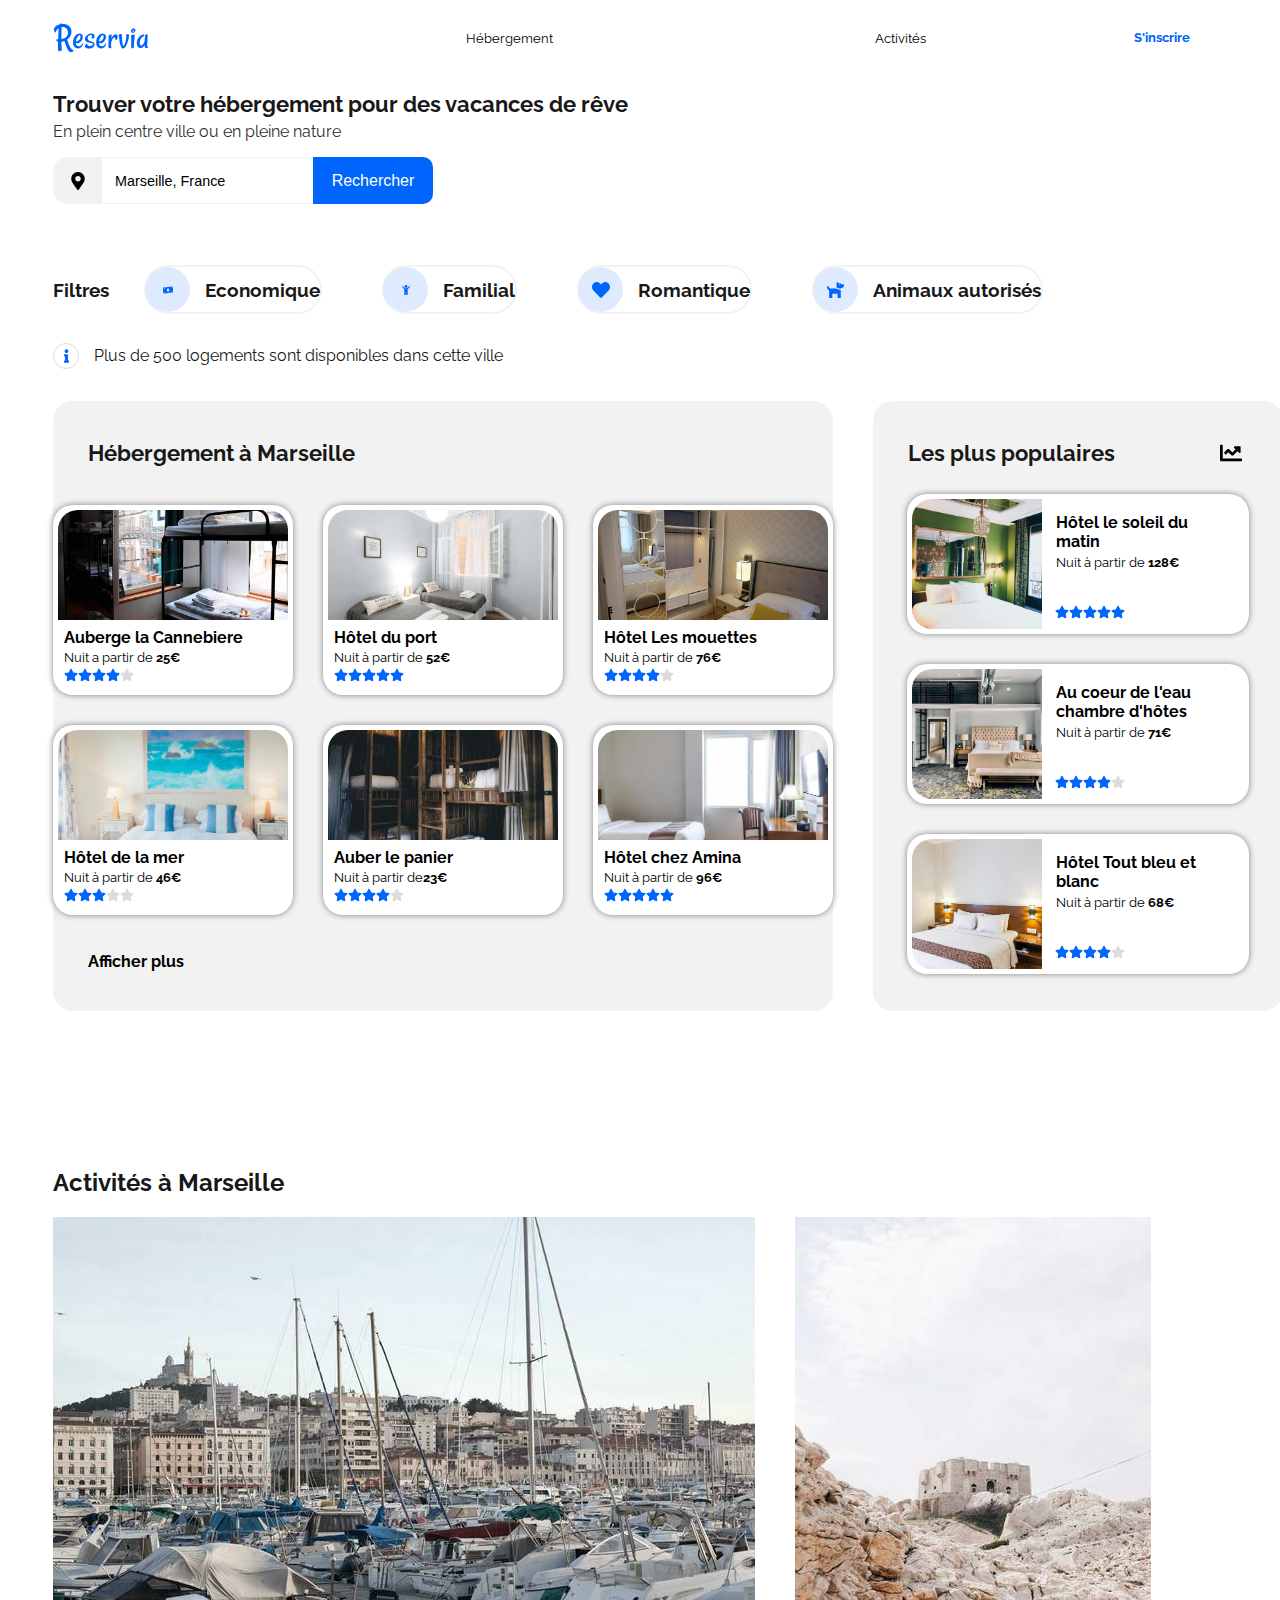
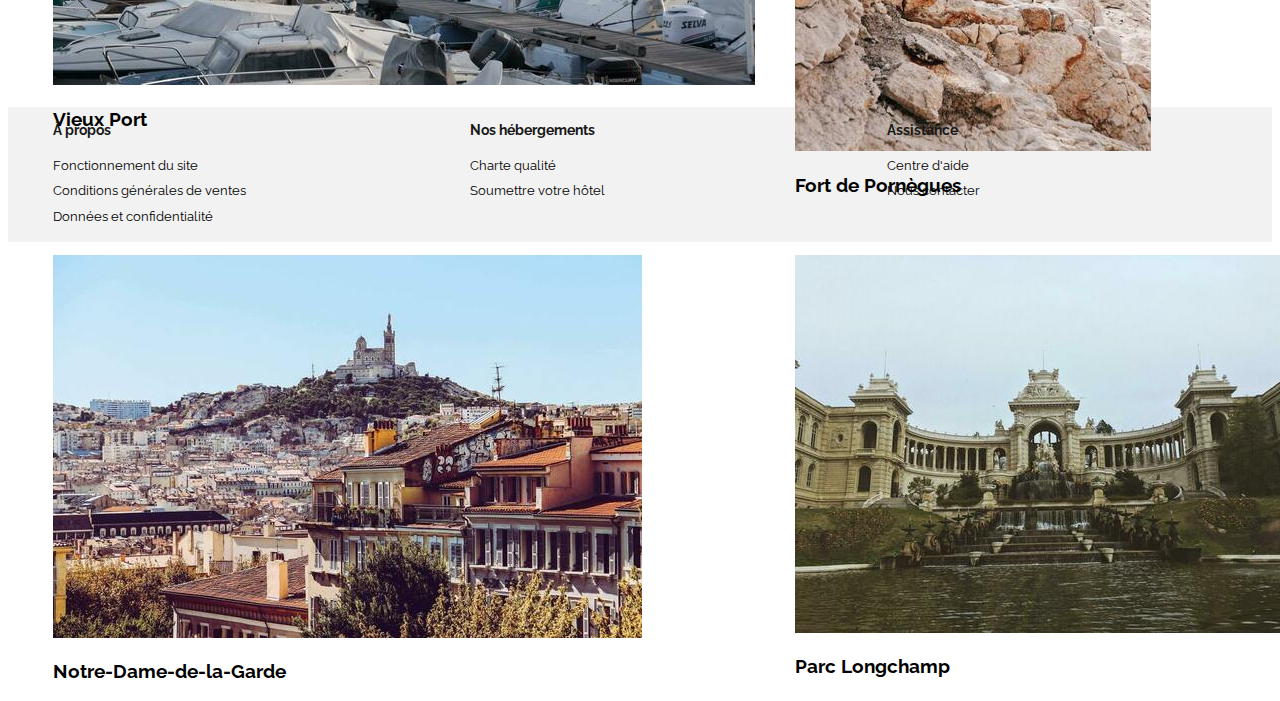
<file: P2_02_lienpageweb.html>
<!DOCTYPE html>
<html lang="fr">
    
    <head>
        <meta charset="utf-8">
        <link rel="stylesheet" href="P2_03_lienpageweb.css" />
        <title>Reservia</title> 
     
       <!--Police--> 
       <link rel="preconnect" href="https://fonts.gstatic.com"> 
       <link href="https://fonts.googleapis.com/css2?family=Raleway:wght@400;500;600;700;800&display=swap" rel="stylesheet">
    </head>
	
	
    <body>
        <!-- section nav_bar/logo-->

    <div id="bloc_page">
        <header>
                <nav>
                    <img id="logo" src="images/logo/Reservia.svg" alt="logo_reservia"/>
                        <div class="bar_navigation" id="bar_hebergement_lien">
                            <div class="underline"></div>
                                <a href="#hébergement">Hébergement</a></div>
                            <div class="bar_navigation" id="bar_activites_lien">
                            <div class="underline"></div>
                                <a href="#activités">Activités</a></div>
                            <div class="bar_navigation" id="bar_inscription_lien">
                                <a href="#">S'inscrire</a></div>
                </nav>
            
        </header>
        <!-- section_recherche-->

            <main>
                <div id="titre">
                    <h1>Trouver votre hébergement pour des vacances de rêve</h1>
                    <p>En plein centre ville ou en pleine nature</p>
                
                </div>
                <div id="recherche">
                    <div id="fond_picto">
                        <img id="picto_gps" src="images/logo/map-marker-alt-solid.svg" alt="picto_localisation">
                    </div>
                        <input type="text" value="  Marseille, France" class="research-bar">
                        <button class="button-research" id="button-research">Rechercher</button>
                        <button class="button-research-img"><img src="images/logo/search-solid.svg"  alt="logo-search"/></button>
                    
                </div>
            
        

        <!-- section_filtres-->

        <div id="filtres">
                
            <h2 id="filtres_titre">Filtres</h2>
            <ul>
                    <li class="filtres_border"><span class="filtres_img"><img src="images/logo/money-bill-wave-solid.svg" alt="picto_money"></span>Economique</li>
                

                    <li class="filtres_border"><span class="filtres_img"><img  src="images/logo/child-solid.svg" alt="picto_child"></span>Familial</li>
                
                    <li class="filtres_border"><span class="filtres_img"><img src="images/logo/heart-solid.svg" alt="picto_heart"></span>Romantique</li>


                    <li class="filtres_border"><span class="filtres_img"><img src="images/logo/dog-solid.svg" alt="picto_dog"></span>Animaux autorisés</li>

            </ul>
        </div>
            <div id="information">
                <div id="picto_info">
                    <img  src="images/logo/info-solid.svg" alt="picto_info">
                </div>
                <p>Plus de 500 logements sont disponibles dans cette ville</p>
            </div>
        </main>
            

        <!--section_hebergement-->
    <section id="section_1">
            <h2></h2>
                <article id="marseille">
                    <h2 id="hebergement">Hébergement à Marseille</h2>
                    <div id="article_marseille">
                        <a href="#">
                            <div class="hebergement_marseille">
                        
                                <div class="img_marseille">
                                    <img src="images/hebergements/4_small/marcus-loke-WQJvWU_HZFo-unsplash.jpg" alt="Auberge_la_Cannebiere" class="img_section" />
                                </div>
                         

                                <div class="description_img">
                             
                                    <h3>Auberge la Cannebiere</h3>
                                    <p>Nuit a partir de <span class="price_bold">25€</span> </p>
                                    <div class="star">

                                        <img src="images/logo/star-solid.svg" alt="avis">
                                        <img src="images/logo/star-solid.svg" alt="avis">
                                        <img src="images/logo/star-solid.svg" alt="avis">
                                        <img src="images/logo/star-solid.svg" alt="avis">
                                        <img src="images/logo/star-solid-grey.svg" alt="avis">
                                
                                    </div>
                           
                                </div>
                        
                            </div>
                        </a>

                        <a href="#">
                            <div class="hebergement_marseille">
                                <div class="img_marseille">
                                    <img src="images/hebergements/4_small/fred-kleber-gTbaxaVLvsg-unsplash.jpg" alt="hôtel_du_port/" class= "img_section"/>
                                </div>

                                <div class="description_img">
                                <h3>Hôtel du port</h3>
                                <p>Nuit à partir de <span class="price_bold">52€</span></p>
                                    <div class="star">
                                        <img src="images/logo/star-solid.svg" alt="avis">
                                        <img src="images/logo/star-solid.svg" alt="avis">
                                        <img src="images/logo/star-solid.svg" alt="avis">
                                        <img src="images/logo/star-solid.svg" alt="avis">
                                        <img src="images/logo/star-solid.svg" alt="avis">
                                    </div>
                                </div>
                            </div>
                        </a>

                        <a href="#">
                            <div class="hebergement_marseille">
                                <div class="img_marseille">
                                    <img src="images/hebergements/4_small/reisetopia-B8WIgxA_PFU-unsplash.jpg" alt="hôtel_les_mouettes/" class= "img_section"/>
                                </div>

                                <div class="description_img">
                                    <h3>Hôtel Les mouettes</h3>
                                    <p>Nuit à partir de <span class="price_bold">76€</span> </p>
                                    <div class="star">
                                        <img src="images/logo/star-solid.svg" alt="avis">
                                        <img src="images/logo/star-solid.svg" alt="avis">
                                        <img src="images/logo/star-solid.svg" alt="avis">
                                        <img src="images/logo/star-solid.svg" alt="avis">
                                        <img src="images/logo/star-solid-grey.svg" alt="avis">
                                    </div>
                                </div>
                            </div>
                        </a>

                <a href="#">
                    <div class="hebergement_marseille">
                        <div class="img_marseille">
                            <img src="images/hebergements/4_small/annie-spratt-Eg1qcIitAuA-unsplash.jpg" alt="hôtel_de_la_mer/" class= "img_section"/>
                        </div>

                        <div class="description_img">
                            <h3>Hôtel de la mer</h3>
                            <p>Nuit à partir de <span class="price_bold">46€</span></p>
                            <div class="star">
                                <img src="images/logo/star-solid.svg" alt="avis">
                                <img src="images/logo/star-solid.svg" alt="avis">
                                <img src="images/logo/star-solid.svg" alt="avis">
                                <img src="images/logo/star-solid-grey.svg" alt="avis">
                                <img src="images/logo/star-solid-grey.svg" alt="avis">
                                
                            </div>
                        </div>
                    </div>
                </a>    

                <a href="#">
                    <div class="hebergement_marseille">
                        <div class="img_marseille">
                            <img src="images/hebergements/4_small/nicate-lee-kT-ZyaiwBe0-unsplash.jpg" alt="auberge_le_panier/" class= "img_section"/>
                        </div>

                        <div class="description_img">
                            <h3>Auber le panier</h3>
                            <p>Nuit à partir de<span class="price_bold">23€</span></p>
                            <div class="star">
                                <img src="images/logo/star-solid.svg" alt="avis">
                                <img src="images/logo/star-solid.svg" alt="avis">
                                <img src="images/logo/star-solid.svg" alt="avis">
                                <img src="images/logo/star-solid.svg" alt="avis">
                                <img src="images/logo/star-solid-grey.svg" alt="avis">
                                
                                
                            </div>
                        </div>
                    </div>
                </a>  

                <a href="#">
                    <div class="hebergement_marseille">
                        <div class="img_marseille">
                            <img src="images/hebergements/4_small/febrian-zakaria-M6S1WvfW68A-unsplash.jpg" alt="hôtel_chez_amina/" class= "img_section"/>
                        </div>

                            <div class="description_img">
                                <h3>Hôtel chez Amina</h3>
                                <p>Nuit à partir de <span class="price_bold">96€</span></p>
                                <div class="star">
                                    <img src="images/logo/star-solid.svg" alt="avis">
                                    <img src="images/logo/star-solid.svg" alt="avis">
                                    <img src="images/logo/star-solid.svg" alt="avis">
                                    <img src="images/logo/star-solid.svg" alt="avis">
                                    <img src="images/logo/star-solid.svg" alt="avis">
                                
                                </div>
                            </div>
                    </div>
                </a> 
            </div>
                <p id="afficher_plus"><a href="#">Afficher plus</a></p>
        </article>
                


        <!--section_plus_populaire-->

        <aside>
            <div id="titre_populaire">
                <h2>Les plus populaires</h2> 
                <img id="picto_chart" src="images/logo/chart-line-solid.svg" alt="picto_chart"/>
            </div>
            <div id="flex_populaire">
                <a href="#">
                    <div class="plus_populaire">
                        <div class="img_populaire">
                            <img src="images/hebergements/4_small/emile-guillemot-Bj_rcSC5XfE-unsplash.jpg" alt="hôtel_le_soleil_du_matin" class= "img_aside"/>
                        </div>
                            <div class="avis_back">
                                <div class="description_img_populaire">
                                    <h3>Hôtel le soleil du matin</h3>
                                    <p>Nuit à partir de <span class="price_bold">128€</span></p>
                                </div>
                                <div class="star">
                                    <img src="images/logo/star-solid.svg" alt="avis">
                                    <img src="images/logo/star-solid.svg" alt="avis">
                                    <img src="images/logo/star-solid.svg" alt="avis">
                                    <img src="images/logo/star-solid.svg" alt="avis">
                                    <img src="images/logo/star-solid.svg" alt="avis"> 
                                </div>
                            </div>    
                    </div>
                </a> 
                <a href="#">
                    <div class="plus_populaire">
                        <div class="img_populaire">
                            <img src="images/hebergements/4_small/aw-creative-VGs8z60yT2c-unsplash.jpg" alt="au_coeur_de_l'eau_chambre_d'hôtes" class= "img_aside"/>
                        </div>
                        <div class="avis_back">
                            <div class="description_img_populaire">
                                <h3>Au coeur de l'eau chambre d'hôtes</h3>
                                <p>Nuit à partir de <span class="price_bold">71€</span></p>
                            </div>
                            <div class="star">
                                <img src="images/logo/star-solid.svg" alt="avis">
                                <img src="images/logo/star-solid.svg" alt="avis">
                                <img src="images/logo/star-solid.svg" alt="avis">
                                <img src="images/logo/star-solid.svg" alt="avis">
                                <img src="images/logo/star-solid-grey.svg" alt="avis">
                                   
                            </div>
                        </div>
                    </div>
                </a> 
                <a href="#">
                    <div class="plus_populaire">
                        <div class="img_populaire">
                            <img src="images/hebergements/4_small/febrian-zakaria-sjvU0THccQA-unsplash.jpg" alt="hôtel_tout_bleu_et_blanc" class= "img_aside"/>
                        </div>
                        <div class="avis_back">
                            <div class="description_img_populaire">
                                <h3>Hôtel Tout bleu et blanc</h3>
                                <p>Nuit à partir de <span class="price_bold">68€</span></p>
                            </div>
                            <div class="star">
                                <img src="images/logo/star-solid.svg" alt="avis">
                                <img src="images/logo/star-solid.svg" alt="avis">
                                <img src="images/logo/star-solid.svg" alt="avis">
                                <img src="images/logo/star-solid.svg" alt="avis">
                                <img src="images/logo/star-solid-grey.svg" alt="avis">
                                 
                            </div>
                        </div>
                    </div>
                </a>
            </div>

        </aside>
    </section>


        <!-- Section_activités-->
            <h2 id="activites_titre">Activités à Marseille</h2>
    <section class="section_2">
        <div class="englobe_activite" id="activitee-1">
            <a href="#">
                <div class="activites_img">
                    <img src="images/activites/4_small/reno-laithienne-QUgJhdY5Fyk-unsplash.jpg" alt="vieux_port" class= "img_section2"/>
                    <h3>Vieux Port</h3>
                </div>
            </a>
        </div>

        <div class="englobe_activite" id="activitee-2">
            <a href="#">
                <div class="activites_img" >
                    <img src="images/activites/4_small/paul-hermann-QFTrLdQIRhI-unsplash.jpg" alt="fort_de_pornègues" class= "img_section2"/>
                    <h3>Fort de Pornègues</h3>
                 </div>
            </a>
        </div>

        <div class="englobe_activite" id="activitee-3">
            <a href="#">
                <div class="activites_img">
                    <img src="images/activites/4_small/kevin-hikari-rV_Qd1l-VXg-unsplash.jpg" alt="iles_du_frioul " class= "img_section2"/>
                    <h3>Iles du Frioul</h3>
                </div>
            </a>
        </div>



        <div class="englobe_activite" id="activitee-4">
            <a href="#">
                <div class="activites_img" >
                    <img src="images/activites/4_small/kilyan-sockalingum-NR8-cBCN3aI-unsplash.jpg" alt="parc_national_des_calanques" class= "img_section2"/>
                    <h3>Parc National des Calanques</h3>
                </div>
            </a>
        </div>



        <div class="englobe_activite" id="activitee-5">
            <a href="#">
                <div class="activites_img">
                    <img src="images/activites/4_small/florian-wehde-xW9e8gdotxI-unsplash.jpg" alt="Notre_dame_de_la_garde" class= "img_section2"/>
                            
                    <h3>Notre-Dame-de-la-Garde</h3>
                </div>
            </a>
        </div>



        <div class="englobe_activite" id="activitee-6">
            <a href="#">
                <div class="activites_img">
                    <img src="images/activites/4_small/lena-paulin-wH2-EJoDcV0-unsplash.jpg" alt="parc_longchamp " class= "img_section2"/>
                    <h3>Parc Longchamp</h3>
                </div>
            </a>
        </div>
    </section>
    </div> 
    

        <!-- section_footer-->

            <footer>

                <div class="bas-de-page">
                    <p>Â propos</p>
                    <ul>
                        <li><a href="#">Fonctionnement du site</a></li>
                        <li><a href="#">Conditions générales de ventes</a></li>
                        <li><a href="#">Données et confidentialité</a></li>
                    </ul>
                </div>
                <div class="bas-de-page">
                    <p>Nos hébergements</p>
                    <ul>
                        <li><a href="#">Charte qualité</a></li>
                        <li><a href="#">Soumettre votre hôtel</a></li>
                    </ul>
                </div>
                <div class="bas-de-page">
                    <p>Assistance</p>
                    <ul>
                        <li><a href="#">Centre d'aide</a></li>
                        <li><a href="#">Nous contacter</a></li>
                    </ul>
                </div>

            </footer>
           
		
		
		
         
	</body>
</html>
</file>
<file: P2_03_lienpageweb.css>
/*Element principaux*/

body{
    font-family:'Raleway',arial,sans-serif;
	color:#181818;
    
}

#bloc_page{
    width:auto;
    margin-right:45px;
    margin-left:45px;
}

a{
    text-decoration: none;
    color:black;
}
/*Haut de page*/

header{
    margin-top:-5px;
    
}
#logo{grid-area:logo;}
#bar_hébergement_lien{grid-area:nav_hebergement;}
#bar_activités_lien{grid-area:nav_activités;} 
#bar_inscription_lien{grid-area:nav_inscription;}

nav{
    display: grid;
    justify-content: center;
    align-items: center;
    grid-template-columns: 1fr 5fr 1fr 1fr 1fr;
    grid-template-rows: 1fr;
    grid-template-areas: "logo . nav_hebergement nav_activités nav_inscription ";
}

nav .bar_navigation{
    display: flex;
    justify-content: center;
    align-items: center;
    flex-direction: column;
    font-size:0.8em;
}


nav .underline{
    width: 100%;
    height: 3px;
    background: white;
    
}
nav #bar_hébergement_lien:hover > .underline {
    background: #0065fc;
  }
  
nav #bar_activités_lien:hover > .underline {
    background: #0065fc
  }
nav a:hover{
    color:#0065fc;
}
nav a{
    padding:25px;
}
#bar_inscription_lien a{
    color:#0065fc;
    font-weight:bold;
}

/*Menu*/

#titre h1{
    margin-top:20px;
    font-size:1.4em;   
}
#titre p{
    font-size: 1em;
    margin-top:-10px ;
    color:#303030;
}

#recherche{
    display: inline-flex;
    flex-direction: row;
    
    
}

#fond_picto{
   
  display: flex;
  justify-content: center;
  align-items: center;
  width:50px;
  height:47px;
  background-color: #F2F2F2;
  border-radius: 15px 0 0 15px;
}
#fond_picto img{
    width:18px;
    height:18px;
}

.research-bar{
    margin-left:-1px;
    height:43px;
    width: 205px;
    border: none;
    border-top: solid 1px #F2F2F2;
    border-bottom: solid 1px #F2F2F2;
    font-weight:500;
    font-size:0.9em;
    padding-left:5px;
    
}
.button-research-img{
    display: none;

}
.button-research{
    border: none;
    border-radius: 0 10px 10px 0;
    background-color: #0065fc;
    color: white;
    font-weight: 500;
    height:47px;
    width:120px;
    margin-left:-1px;
    font-size:1em;
    cursor: pointer;
    
}
.button-research:hover{
    background-color: #1E90FF;
}
#fond_picto:hover{
    background-color:#A9A9A9;
    cursor:pointer;
}

/* Fitres*/

#filtres{
    margin-top:25px;
    display:flex;
    align-items: center;
    gap:30px;

}

#filtres ul{
    list-style-type: none;
    display:flex;
    align-items: center;
    width:100%;
    padding-left:0;
    margin-left:-15px;
    gap:20px;
   
    
}
#filtres li{
    font-size: 1.2em;
    font-weight:700;
    display:flex;
    align-items: center;
    margin:20px;
    gap:15px;
    
    
}
#filtres #filtres_titre{
    font-size:1.2em;
}
.filtres_border{
    display:inline-flex;
    width:auto;
    border:2px solid #F2F2F2;
    border-radius:30px;
    height:45px;
    
}
.filtres_img{
    display: flex;
    justify-content: center;
    align-items: center;
    margin-left:-1px;
    border-radius:30px;
    background-color:#DEEBFF;
    width:45px;
    height:45px;
}
.filtres_border:hover{
    cursor:pointer;
    background-color:#DEEBFF;
    transition-duration: 25ms;
}
.filtres_border:hover .filtres_img{
    background-color:white;
    transition-duration: 25ms;
}

#information{
    display:flex;
    align-items: center;
    margin-top:-20px;
    margin-bottom: 20px;
    
}

#picto_info{
    border: 1px solid #DCDCDC;
    display:flex;
    justify-content: center;
    width:24px;
    height:24px;
    border-radius:30px;
    
}
#picto_info img{
    width:5px;
    heught:5px;
}

#information p{
    margin-left:15px;
    font-size:1em;
}
    
/*section_1_hebergement*/

.price_bold{
    font-weight:bold;
    
}

#section_1 h2{
    font-size:1.4em;
    margin-left:35px;
    padding-top:20px;
}
#afficher_plus{
    font-size:1em;
    font-weight: 700;
    margin-left:35px;
    margin-bottom:40px;
}

#marseille{grid-area:marseille}
aside{grid-area:populaires}

#section_1{
    width:auto;
    margin-bottom:60px;
    display:grid;
    justify-content: space-between;
    grid-template-rows: 1fr;
    grid-template-columns:3fr  1fr;
    gap:40px;
    grid-template-areas:"marseille  populaires";

}
#section_1 a{
    text-decoration: none;
    color:black;
}

#section_1 article{
    display:flex;
    flex-direction: column;
    background-color:#F2F2F2;
    border-radius: 20px ;
    height:610px;
}
#article_marseille{
    display:grid;
    grid-template-columns: 1fr 1fr 1fr;
    grid-template-rows: 1fr 1fr;
    justify-content:center;
    align-items:center;
    width:60%;
    height:410px;
    margin:auto;
    gap:30px 30px;
    
}

.hebergement_marseille{
    display:flex;
    flex-direction:column;
    align-content: space-between;
    width:230px;
    background-color:white;
    border-radius:20px;
    height:180px;
    padding:5px;
    box-shadow: 0px 0px 6px 0px grey;
}


.img_marseille{
   height:110px;
}
.img_section{
    width: 100%;
    height: 110px;
    background-size: 100% 100%;
    border-radius: 20px 20px 0 0;
    object-fit:cover;
}

.description_img img{
    width:14px;
    height:14px;
    margin:0;
}

.description_img{
    padding-top:5px;
    margin-left:3px;
}

.description_img h3, .description_img p {
    font-size:1em;
    margin:3px;
}
.description_img p{
    font-size:0.8em;
}
.star{
    display:flex;
    margin-left:3px;
}

#section_1 #article_marseille a:hover ,aside a:hover{
    cursor: pointer;
    transform: scale(1.03);
    transition: ease 0.4s;
}

/* section aside*/

#picto_chart{
    width:22px;
    height:22px;
    padding-top:20px;
}

#titre_populaire{
    display:flex;
    justify-content:space-between;
    align-items: center;
    width:90%;
    padding:0;
    margin:0;

}

#section_1 aside{
    background-color:#F2F2F2;
    border-radius: 20px ;
    height:610px;
    display:flex;
    flex-direction: column;
    width:410px;
    
    
}

#flex_populaire{
    display:grid;
    grid-template-columns: 1fr;
    grid-template-rows: 1fr 1fr 1fr;
    height:490px;
    margin:10px;
    gap:20px ;
      
}
 .img_aside{
    width:130px;
    height: 100%;
    background-size: 100% 100%;
    border-radius:20px 0 0 20px; 
    object-fit:cover;
 }

 .plus_populaire{
    display:flex;
    background-color: white;
    border-radius:20px;
    height:130px;
    width:85%;
    padding:5px;
    margin:auto;
    box-shadow: 0px 0px 6px 0px grey;
 }



 .avis_back img{
    width:14px;
    height:14px;
    margin:0;

 }
 .description_img_populaire h3,.description_img_populaire p{
    font-size:1em;
    margin:4px;
 }
 .description_img_populaire p{
     font-size: 0.8em;
 }
.avis_back{
    display:flex;
    flex-direction: column;
    justify-content: space-between;
    margin:10px;
    
}

/* Section Activitées*/

#activités_titre{
    font-size: 1.3em;
    padding-left:10px;
}

.section_2 a{
    text-decoration: none;
    color:black;
}

.section_2  .englobe_activité:hover{
    cursor: pointer;
    transform: scale(1.03);
    transition: ease 0.4s;
}

#activitée-1{grid-area: activitée_1;}
#activitée-2{grid-area: activitée_2;}
#activitée-3{grid-area: activitée_3;}
#activitée-4{grid-area: activitée_4;}
#activitée-5{grid-area: activitée_5;}
#activitée-6{grid-area: activitée_6;}


.section_2{
    height: 430px;
    margin-bottom: 60px;
    display: grid;
    grid-template-columns: repeat(4, 1fr);
    grid-template-rows: 3fr 0.3fr 0.3fr 0.3fr 0.3fr 3fr;
    grid-gap: 40px;
    grid-template-areas:
        "activitée_1 activitée_2 activitée_4 activitée_5"
        "activitée_1 activitée_2 activitée_4 activitée_5"
        "activitée_1 activitée_2 activitée_4 activitée_5"
        "activitée_1 activitée_3 activitée_4 activitée_6"
        "activitée_1 activitée_3 activitée_4 activitée_6"
        "activitée_1 activitée_3 activitée_4 activitée_6";
}


 .section_2 .englobe_activité{
    position:relative;
    width: 100%;
    height: 100%;
    border-radius: 20px;
    box-shadow: 0px 0px 6px 0px grey;

}

.section_2 .englobe_activité h3{
    position:absolute;
    width: 95%;
    background-color: white;
    border-radius: 0 0 20px 20px;
    padding: 15px 0 15px 5%;
    margin: 0;
    bottom: 0;
    font-size: 0.9em
}

.englobe_activité img{
    object-fit: cover;
    border-radius: 20px;
    width: 100%;
    height: 100%;
    margin: 0;
}
.activités_img{
    height:100%;
    margin:0;
}

/*Footer*/

footer{
    background-color: #F2F2F2;
    display:flex;
}
footer ul{
    list-style-type:none;
    padding-left:45px;
    font-size:0.8em
}
footer p {
    font-size:0.9em;
    font-weight:bold;
    padding-left:45px;
}
footer a{
    text-decoration: none;
    color:black;
    line-height:2em;
}
footer a:hover{
    cursor: pointer;
    text-decoration-line: underline;
}
.bas-de-page{
    width:33%
}


/* Media Queries*/

@media screen and (max-width:1440px){
    #bloc_pages{
        max-width:1440px;
    }

}

@media screen and (max-width:1250px){
    #bloc_page{
        width:auto;
        margin-left:30px;
        margin-right:30px;
    }
    
    #filtres ul{
        flex-wrap: wrap;
        
    }

    #section_1{
        width:100%;
        display:grid;
        grid-template-columns: 1fr;
        grid-template-rows: 1fr 2fr;
        flex-direction: column-reverse;
        grid-template-areas:"populaires" 
                            "marseille";   
        gap:30px;
    }
    #section_1 article{
        width:100%;
    }

    #titre_populaire{
        width:97%;
    }
    #section_1 aside{
        display:flex;
        justify-content: space-around;
        margin:auto;
        height: 260px;
        width:auto;
    }
    
   #section_1 #flex_populaire{
        width:95%;
        margin:auto;
        padding-right:10px;
        display:grid;
        align-items: center;
        grid-template-columns: 1fr 1fr 1fr;
        grid-template-rows:1fr;
        height:200px;
        gap:35px;
        
    }
    .img_populaire{
        width:40%;
        height:100%;
    }
    
    
    .img_section,.img_aside{
        width:100%;
        height:100%;
    }

    .plus_populaire{
        margin-top:-10px;
        width:100%;
    }
    #section article{
        display:grid;
        grid-template-columns:1fr 1fr 1fr;
        grid-template-rows:1fr 1fr;
        
    }
    #article_marseille{
        width:96%;
        gap:25px 25px;
        
    }
    .hebergement_marseille{
        width:auto;
    }
    #afficher_plus{
        padding-top:3px;
    }
   
    .section_2{
        height:100%;
        display:grid;
        grid-template-columns: 1fr 1fr 1fr;
        grid-template-rows: 1fr 1fr;
        grid-template-areas:"activitée_1 activitée_2  activitée_3"
                            "activitée_4 activitée_5 activitée_6";
    }
    
    .section_2 .englobe_activité{
        height:350px;
    }
    
}

@media screen and (max-width:1000px){
    #filtres ul{
        margin-left:1px;
    }

    #bloc_pages{
        width:auto;
        margin-left:10px;
        margin-right:10px;
    }
    #filtres li{
        font-size:1em;
        margin:10px;
    }
    #filtres{
        margin-top:25px;
        display:flex;
        align-items: flex-start;
        flex-direction: column;
        gap:0px;
    }

    .img_populaire{
        width:50%;    
    }
    
    
   .img_aside{
        width:97%;  
    }

    .plus_populaire{
        height:100px;
    }

    .description_img_populaire h3,.description_img_populaire p{
    font-size:0.8em;
    margin:0px;
    }
    .description_img_populaire p{
    font-size: 0.8em;
    }
    .avis_back{
    margin:0; 
    }
}


@media screen and (max-width:700px){
    #bloc_pages{
        margin-left:5px;
        margin-right:5px;
    }

    #section_1{
        width:100%;
        height:auto;
        display:grid;
        grid-template-columns: 1fr;
        grid-template-rows: 1fr 1.2fr;
    }    

    #titre_populaire{
        width:94%;
    }

    #section_1 #flex_populaire{
        display:grid;
        grid-template-columns: 1fr;
        grid-template-rows: 1fr 1fr 1fr;
        height:500px;
        
    }

    #section_1 aside{
        height:620px;
    }

    .img_populaire{
        width:40%;    
    }
    
   .img_aside{
        width:100%;  
    }

    .plus_populaire{
        height:130px;
        width:94%;
        margin-left:14px;
        
    }

    .description_img_populaire h3,.description_img_populaire p{
        font-size:1em;
        margin:4px
    }

    
    .avis_back{
        margin:5px;
    }

    #section_1 article{
        height:800px;
        
    }

    #article_marseille{
        height:100%;
        display:grid;
        grid-template-columns:1fr 1fr;
        grid-template-rows:1fr 1fr 1fr ;
        
    }

    .section_2{
        display:grid;
        grid-template-columns: 1fr 1fr ;
        grid-template-rows: 1fr 1fr 1fr;
        grid-template-areas:"activitée_1 activitée_2" 
                            "activitée_3 activitée_4"
                            "activitée_5 activitée_6";                   
    }

}


@media screen and (max-width:600px){
    main{
        margin-left:15px;
    }
    #filtres ul{
        margin-left:1px;
    }
    #bloc_page{
        margin:0;
    }
    #section_1{
        width:100%;
        height:auto;
        display:grid;
        grid-template-columns: 1fr;
        grid-template-rows: 0.8fr 2fr;
    } 
    #section_1 article{
        height:1500px;
        background-color: white;
        
    }
    #section_1 aside{
        border-radius:0px;
    }

    #article_marseille{
        height:100%;
        display:grid;
        grid-template-columns:1fr;
        grid-template-rows:1fr 1fr 1fr 1fr 1fr 1fr;
        
    }

    .section_2{
        display:grid;
        grid-template-columns: 1fr ;
        grid-template-rows: 1fr 1fr 1fr 1fr 1fr 1fr ;
        grid-template-areas:"activitée_1" 
                            "activitée_2" 
                            "activitée_3" 
                            "activitée_4"
                            "activitée_5"
                            "activitée_6";                   
    }

     .section_2 .englobe_activité{
        width:96%;
        margin:auto;
        background-color:white;
        border-radius:20px;
        height:180px;
        box-shadow: 0px 0px 6px 0px grey;
    }
    .englobe_activité h3{

        border-radius:0;
        padding:0;
        font-size: 0.9em
    }
    .englobe_activité img{
        width: 100%;
        height: 85%;
        background-size: 100% 100%;
        border-radius: 20px 20px 0 0;
        object-fit:cover;
    }
    .activités_img{
        height:100%;
    }

    footer{
        display: flex;
        flex-direction: column;
    }
    .bas-de-page{
        width:100%;
        margin-left:-20px;
    }



}

@media screen and (max-width:480px){
    nav{
        display: grid;
        justify-content: center;
        align-items: center;
        grid-template-columns: 1fr 1fr ;
        grid-template-rows: 1fr 1fr;
        grid-template-areas: "logo nav_inscription"
                             " nav_hebergement nav_activités";
    }
    nav .bar_navigation{
        font-size:1em;
    }
    nav #bar_hébergement_lien,nav #bar_activités_lien{
        display:flex;
        flex-direction: column-reverse;
    }

    
    .img_populaire{
        width:50%;    
    }
    
   .img_aside{
        width:120px;  
    }

    .bas-de-page{
        width:100%;
    }
    .button-research{
        display:none;
    }
    .button-research-img{
        display:flex;
        justify-content: center;
        align-items: center;
        border:none;
        background-color: #0065fc;
        border-radius:15px;
        width:47px;
        height:47px;
        font-weight: 500;
        margin-left:-10px;
        cursor: pointer;
    }
    .button-research-img img{
        width:15px;
        height:15px;
    }
    .button-research-img:hover{
        background-color: #1E90FF;
    }
    
    main{
        margin-left:15px;
    }
    #filtres ul{
        margin-left:1px;
    }
    
}
</file>
